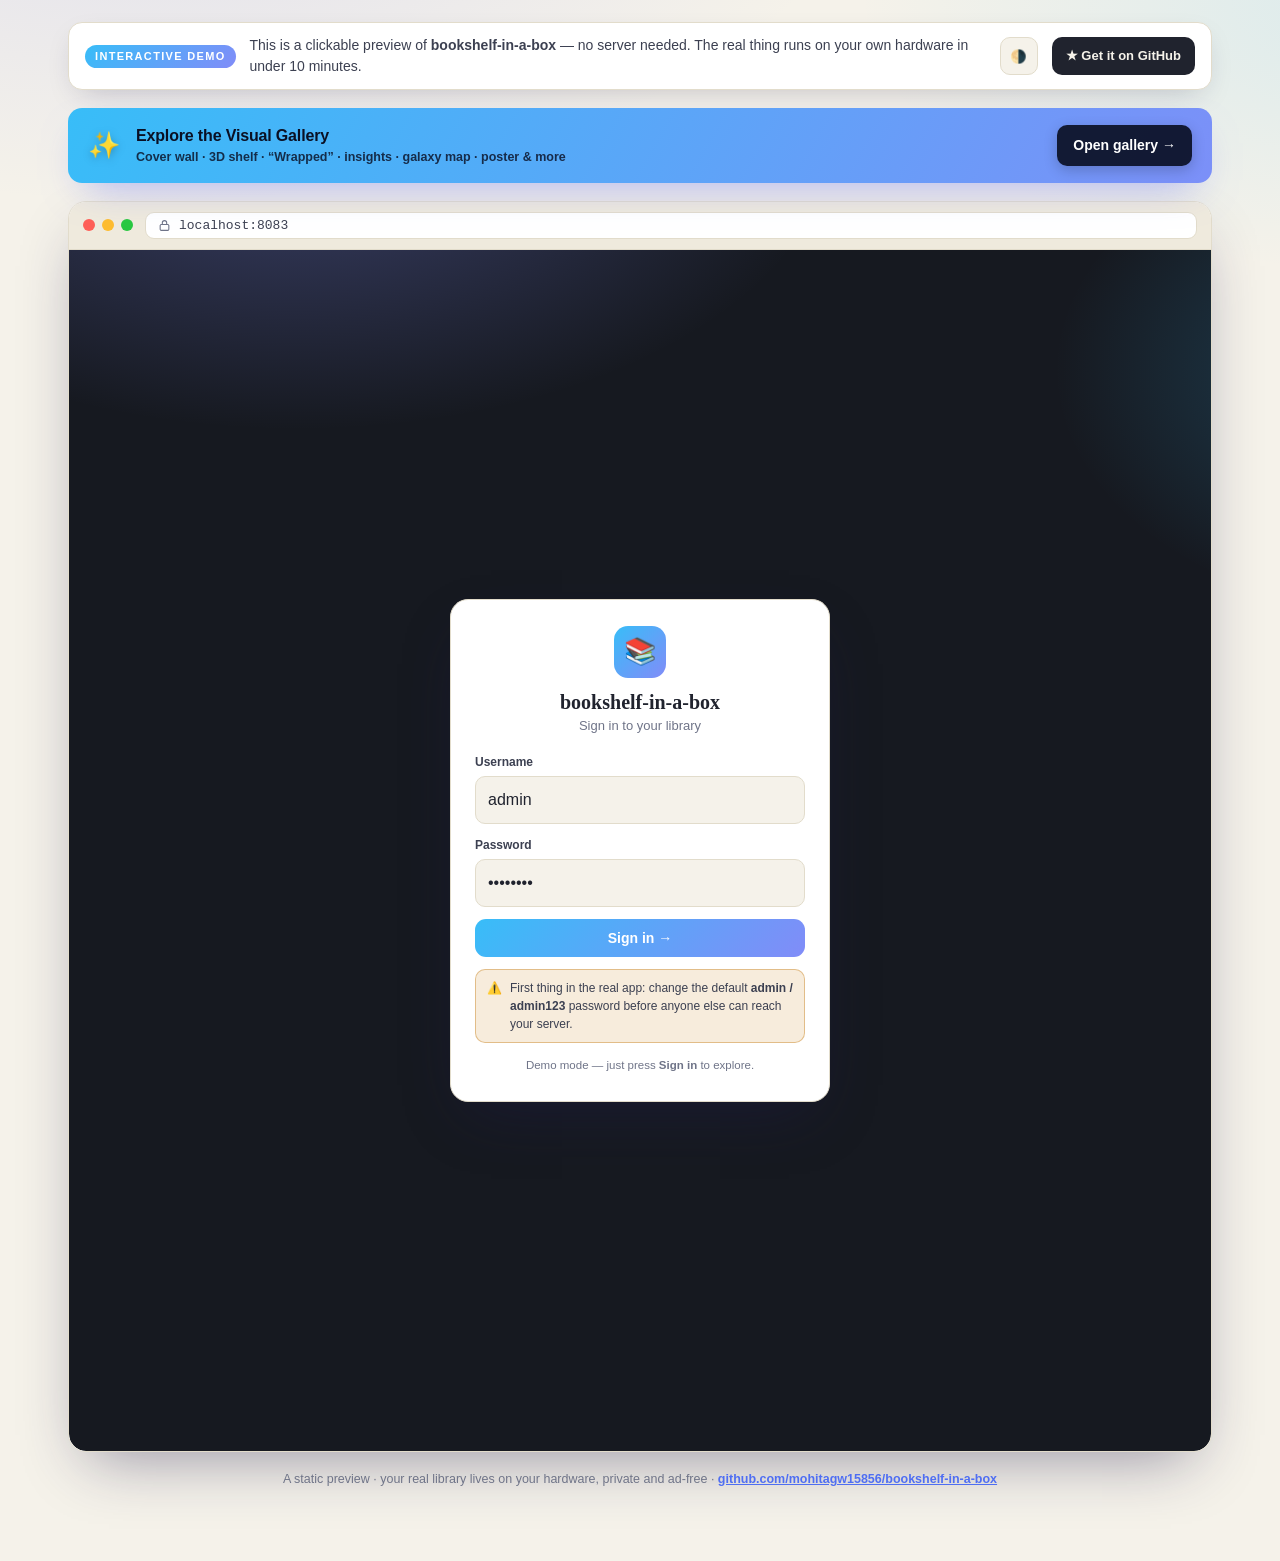
<file: docs/index.html>
<!doctype html>
<html lang="en">
<head>
<meta charset="utf-8">
<meta name="viewport" content="width=device-width, initial-scale=1">
<title>bookshelf-in-a-box — live demo</title>
<meta name="description" content="An interactive, click-through preview of bookshelf-in-a-box: the free, one-command self-hosted ebook server. See exactly what your personal library looks like before you install it.">
<meta property="og:title" content="bookshelf-in-a-box — interactive demo">
<meta property="og:description" content="Click through a live preview of your own self-hosted ebook library. Runs on your hardware in under 10 minutes.">
<meta name="color-scheme" content="light dark">
</head>
<body>
<!-- ==================================================================== -->
<!--  bookshelf-in-a-box · interactive static demo                        -->
<!--  100% self-contained. No backend, no external requests.              -->
<!-- ==================================================================== -->
<style>
:root{
  --paper:#f5f2ea; --surface:#ffffff; --surface-2:#efeadd; --elev:#ffffff;
  --border:#e2dccb; --ink:#20232e; --ink-2:#3c4051; --muted:#6f7488;
  --accent:#4f6ef2; --accent-2:#8b5cf6; --accent-ink:#ffffff;
  --grad:linear-gradient(135deg,#38bdf8,#818cf8);
  --good:#0f9d6a; --warn:#c2790a;
  --shadow:0 10px 30px -12px rgba(30,27,75,.28);
  --shadow-lg:0 24px 60px -20px rgba(30,27,75,.45);
  --radius:14px;
  --serif:"Iowan Old Style","Palatino Linotype",Palatino,"Book Antiqua",Georgia,serif;
  --sans:-apple-system,BlinkMacSystemFont,"Segoe UI",Roboto,Helvetica,Arial,sans-serif;
  --mono:"SFMono-Regular",Consolas,"Liberation Mono",Menlo,monospace;
}
@media (prefers-color-scheme:dark){
  :root{
    --paper:#0c1020; --surface:#141a2e; --surface-2:#1b2237; --elev:#1c2440;
    --border:#28304d; --ink:#e9edfb; --ink-2:#c2c9e4; --muted:#8b93b4;
    --accent:#7aa2ff; --accent-2:#a78bfa; --accent-ink:#0c1020;
    --good:#34d399; --warn:#fbbf24;
    --shadow:0 12px 34px -14px rgba(0,0,0,.6);
    --shadow-lg:0 28px 70px -22px rgba(0,0,0,.72);
  }
}
:root[data-theme="light"]{
  --paper:#f5f2ea; --surface:#ffffff; --surface-2:#efeadd; --elev:#ffffff;
  --border:#e2dccb; --ink:#20232e; --ink-2:#3c4051; --muted:#6f7488;
  --accent:#4f6ef2; --accent-2:#8b5cf6; --accent-ink:#ffffff;
  --good:#0f9d6a; --warn:#c2790a;
  --shadow:0 10px 30px -12px rgba(30,27,75,.28);
  --shadow-lg:0 24px 60px -20px rgba(30,27,75,.45);
}
:root[data-theme="dark"]{
  --paper:#0c1020; --surface:#141a2e; --surface-2:#1b2237; --elev:#1c2440;
  --border:#28304d; --ink:#e9edfb; --ink-2:#c2c9e4; --muted:#8b93b4;
  --accent:#7aa2ff; --accent-2:#a78bfa; --accent-ink:#0c1020;
  --good:#34d399; --warn:#fbbf24;
  --shadow:0 12px 34px -14px rgba(0,0,0,.6);
  --shadow-lg:0 28px 70px -22px rgba(0,0,0,.72);
}
*{box-sizing:border-box}
html,body{margin:0}
body{
  font-family:var(--sans); color:var(--ink);
  background:
    radial-gradient(1200px 600px at 12% -10%, rgba(129,140,248,.18), transparent 60%),
    radial-gradient(1000px 500px at 110% 0%, rgba(56,189,248,.14), transparent 55%),
    var(--paper);
  min-height:100vh; line-height:1.5; -webkit-font-smoothing:antialiased;
}
button{font-family:inherit}
a{color:var(--accent)}

/* ---------- page shell ---------- */
.page{max-width:1180px;margin:0 auto;padding:22px 18px 60px}

/* ---------- demo ribbon ---------- */
.ribbon{
  display:flex;align-items:center;gap:14px;flex-wrap:wrap;
  background:var(--surface);border:1px solid var(--border);border-radius:var(--radius);
  padding:12px 16px;box-shadow:var(--shadow);margin-bottom:18px;
}
.ribbon .badge{
  font:700 11px/1 var(--sans);letter-spacing:.12em;text-transform:uppercase;
  color:var(--accent-ink);background:var(--grad);padding:6px 10px;border-radius:999px;white-space:nowrap;
}
.ribbon p{margin:0;color:var(--ink-2);font-size:14px}
.ribbon .grow{flex:1 1 260px;min-width:220px}
.ribbon .cta{
  display:inline-flex;align-items:center;gap:8px;text-decoration:none;
  background:var(--ink);color:var(--paper);font-weight:600;font-size:13px;
  padding:9px 14px;border-radius:10px;white-space:nowrap;
}
.ribbon .cta:hover{opacity:.9}

/* ---------- prominent gallery banner ---------- */
.gallery-banner{
  display:flex;align-items:center;gap:16px;text-decoration:none;color:#0a1024;
  background:linear-gradient(120deg,#38bdf8,#818cf8 55%,#f0abfc);
  background-size:200% 100%;animation:gbshift 8s ease infinite;
  border-radius:var(--radius);padding:16px 20px;margin-bottom:18px;
  box-shadow:0 16px 40px -18px rgba(129,140,248,.75);position:relative;overflow:hidden;
  transition:transform .18s ease, box-shadow .18s ease;
}
.gallery-banner:hover{transform:translateY(-2px);box-shadow:0 22px 52px -18px rgba(129,140,248,.9)}
@keyframes gbshift{0%,100%{background-position:0% 50%}50%{background-position:100% 50%}}
.gallery-banner .gb-emoji{font-size:26px;filter:drop-shadow(0 2px 4px rgba(0,0,0,.25))}
.gallery-banner .gb-text{display:flex;flex-direction:column;flex:1;min-width:0}
.gallery-banner .gb-text b{font-size:16px;font-weight:800;letter-spacing:-.01em}
.gallery-banner .gb-text small{font-size:12.5px;opacity:.82;font-weight:600}
.gallery-banner .gb-go{
  white-space:nowrap;font-weight:800;font-size:14px;background:rgba(10,16,36,.92);color:#fff;
  padding:10px 16px;border-radius:10px;box-shadow:0 4px 14px rgba(0,0,0,.2);
}
@media (max-width:560px){
  .gallery-banner .gb-text small{display:none}
  .gallery-banner{padding:14px 16px;gap:12px}
}
@media (prefers-reduced-motion:reduce){.gallery-banner{animation:none}}

/* ---------- browser chrome ---------- */
.window{
  border:1px solid var(--border);border-radius:18px;overflow:hidden;
  box-shadow:var(--shadow-lg);background:var(--surface);
}
.chrome{
  display:flex;align-items:center;gap:12px;padding:10px 14px;
  background:var(--surface-2);border-bottom:1px solid var(--border);
}
.dots{display:flex;gap:7px}
.dots i{width:12px;height:12px;border-radius:50%;display:block}
.dots i:nth-child(1){background:#ff5f57}.dots i:nth-child(2){background:#febc2e}.dots i:nth-child(3){background:#28c840}
.omnibox{
  flex:1;display:flex;align-items:center;gap:8px;background:var(--surface);
  border:1px solid var(--border);border-radius:9px;padding:6px 12px;
  color:var(--muted);font:500 13px/1 var(--mono);min-width:0;
}
.omnibox svg{flex:none}
.omnibox span{color:var(--ink-2);white-space:nowrap;overflow:hidden;text-overflow:ellipsis}
.chrome .win-actions{display:flex;gap:6px}

/* ---------- app frame ---------- */
.app{position:relative;min-height:620px;background:var(--paper)}

/* topbar */
.topbar{
  display:flex;align-items:center;gap:14px;padding:12px 18px;
  border-bottom:1px solid var(--border);background:var(--surface);
  position:sticky;top:0;z-index:5;
}
.brand{display:flex;align-items:center;gap:10px;font-weight:800;letter-spacing:-.02em}
.brand .mark{width:30px;height:30px;border-radius:9px;background:var(--grad);display:grid;place-items:center;color:#0c1020;font-size:16px}
.brand b{font-size:15px}
.search{
  flex:1;max-width:420px;display:flex;align-items:center;gap:9px;
  background:var(--paper);border:1px solid var(--border);border-radius:10px;padding:8px 12px;color:var(--muted);
}
.search input{border:0;background:transparent;outline:none;color:var(--ink);font:inherit;width:100%}
.topbar .spacer{flex:1}
.iconbtn{
  display:inline-grid;place-items:center;width:38px;height:38px;border-radius:10px;
  background:var(--paper);border:1px solid var(--border);color:var(--ink-2);cursor:pointer;
}
.iconbtn:hover{border-color:var(--accent);color:var(--accent)}
.userchip{display:flex;align-items:center;gap:9px;padding:5px 10px 5px 5px;border:1px solid var(--border);border-radius:999px;background:var(--paper)}
.avatar{width:28px;height:28px;border-radius:50%;background:var(--grad);display:grid;place-items:center;color:#0c1020;font-weight:800;font-size:13px}
.userchip small{color:var(--muted)}

/* body split */
.split{display:grid;grid-template-columns:212px 1fr}
.side{border-right:1px solid var(--border);background:var(--surface);padding:16px 12px;min-height:560px}
.side h4{margin:14px 8px 6px;font:700 11px/1 var(--sans);letter-spacing:.12em;text-transform:uppercase;color:var(--muted)}
.nav{display:flex;flex-direction:column;gap:2px}
.nav button{
  display:flex;align-items:center;gap:11px;width:100%;text-align:left;cursor:pointer;
  background:transparent;border:0;color:var(--ink-2);font:600 14px/1 var(--sans);
  padding:9px 11px;border-radius:9px;
}
.nav button .ic{width:18px;text-align:center;opacity:.85}
.nav button:hover{background:var(--paper)}
.nav button.active{background:color-mix(in srgb,var(--accent) 16%,transparent);color:var(--accent)}
.nav button .count{margin-left:auto;font-size:12px;color:var(--muted);font-weight:600}
.side .health{margin:16px 8px 0;padding:12px;border:1px solid var(--border);border-radius:12px;background:var(--paper)}
.side .health .row{display:flex;justify-content:space-between;font-size:12px;color:var(--muted);margin:4px 0}
.side .health .row b{color:var(--ink)}
.pill-ok{display:inline-flex;align-items:center;gap:6px;color:var(--good);font-weight:700;font-size:12px}
.pill-ok::before{content:"";width:8px;height:8px;border-radius:50%;background:var(--good);box-shadow:0 0 0 3px color-mix(in srgb,var(--good) 25%,transparent)}

/* main */
.main{padding:20px 22px}
.main-head{display:flex;align-items:flex-end;justify-content:space-between;gap:12px;margin-bottom:16px;flex-wrap:wrap}
.main-head h1{margin:0;font:700 24px/1.1 var(--serif);letter-spacing:.01em}
.main-head p{margin:4px 0 0;color:var(--muted);font-size:13.5px}
.seg{display:flex;gap:4px;background:var(--surface);border:1px solid var(--border);border-radius:10px;padding:4px}
.seg button{border:0;background:transparent;cursor:pointer;color:var(--muted);font:600 13px/1 var(--sans);padding:7px 12px;border-radius:7px}
.seg button.active{background:var(--paper);color:var(--ink);box-shadow:var(--shadow)}

/* book grid */
.grid{display:grid;grid-template-columns:repeat(auto-fill,minmax(150px,1fr));gap:20px}
.card{cursor:pointer;border:0;background:transparent;padding:0;text-align:left;color:inherit;font:inherit}
.cover{
  position:relative;aspect-ratio:2/3;border-radius:10px;overflow:hidden;
  box-shadow:var(--shadow);transition:transform .18s ease, box-shadow .18s ease;
  display:flex;flex-direction:column;justify-content:space-between;padding:14px 13px;color:#fff;
}
.card:hover .cover{transform:translateY(-4px);box-shadow:var(--shadow-lg)}
.cover::after{content:"";position:absolute;inset:0;background:linear-gradient(160deg,rgba(255,255,255,.14),transparent 40%,rgba(0,0,0,.28));pointer-events:none}
.cover .spine{position:absolute;left:0;top:0;bottom:0;width:8px;background:rgba(0,0,0,.22)}
.cover .ttl{font:700 16.5px/1.18 var(--serif);text-shadow:0 1px 2px rgba(0,0,0,.35);position:relative;z-index:1;text-wrap:balance}
.cover .ath{font-size:11.5px;opacity:.92;letter-spacing:.02em;position:relative;z-index:1}
.cover .fmt{position:absolute;top:10px;right:10px;font:700 9px/1 var(--sans);letter-spacing:.08em;background:rgba(0,0,0,.32);padding:4px 6px;border-radius:5px;z-index:1}
.meta{padding:9px 2px 0}
.meta .m-t{font-weight:700;font-size:13.5px;line-height:1.25;color:var(--ink)}
.meta .m-a{font-size:12px;color:var(--muted);margin-top:1px}
.stars{color:#f6b73c;font-size:12px;letter-spacing:1px;margin-top:3px}
.empty{grid-column:1/-1;text-align:center;color:var(--muted);padding:50px 0}

/* ---------- overlays ---------- */
.overlay{position:absolute;inset:0;z-index:20;display:none;align-items:center;justify-content:center;padding:22px;
  background:color-mix(in srgb,var(--ink) 42%,transparent);backdrop-filter:blur(3px)}
.overlay.show{display:flex}
.sheet{background:var(--elev);border:1px solid var(--border);border-radius:18px;box-shadow:var(--shadow-lg);width:min(680px,100%);max-height:100%;overflow:auto}

/* login */
#login{background:
  radial-gradient(900px 500px at 20% -10%, rgba(129,140,248,.35), transparent 60%),
  radial-gradient(700px 460px at 120% 10%, rgba(56,189,248,.28), transparent 55%),
  color-mix(in srgb,var(--ink) 70%,#000);}
.login-card{width:min(380px,100%);background:var(--elev);border:1px solid var(--border);border-radius:18px;box-shadow:var(--shadow-lg);padding:26px 24px;text-align:center}
.login-card .mark{width:52px;height:52px;border-radius:14px;background:var(--grad);display:grid;place-items:center;font-size:26px;margin:0 auto 12px}
.login-card h2{margin:0 0 2px;font:700 20px/1.2 var(--serif)}
.login-card p{margin:0 0 18px;color:var(--muted);font-size:13px}
.field{text-align:left;margin-bottom:12px}
.field label{display:block;font-size:12px;font-weight:600;color:var(--ink-2);margin-bottom:5px}
.field input{width:100%;padding:11px 12px;border:1px solid var(--border);border-radius:10px;background:var(--paper);color:var(--ink);font:inherit;outline:none}
.field input:focus{border-color:var(--accent);box-shadow:0 0 0 3px color-mix(in srgb,var(--accent) 25%,transparent)}
.btn{display:inline-flex;align-items:center;justify-content:center;gap:8px;width:100%;cursor:pointer;
  border:0;border-radius:11px;padding:12px 16px;font:700 14px/1 var(--sans);color:var(--accent-ink);background:var(--grad)}
.btn:hover{filter:brightness(1.05)}
.btn.ghost{background:var(--paper);color:var(--ink);border:1px solid var(--border)}
.login-note{margin-top:14px;font-size:11.5px;color:var(--muted)}
.warn-chip{margin-top:12px;display:flex;gap:8px;align-items:flex-start;text-align:left;background:color-mix(in srgb,var(--warn) 14%,transparent);border:1px solid color-mix(in srgb,var(--warn) 40%,transparent);color:var(--ink-2);padding:9px 11px;border-radius:10px;font-size:12px}

/* detail sheet */
.detail{display:grid;grid-template-columns:200px 1fr;gap:22px;padding:24px}
.detail .big-cover{aspect-ratio:2/3;border-radius:12px;box-shadow:var(--shadow-lg);display:flex;flex-direction:column;justify-content:space-between;padding:16px;color:#fff;position:relative;overflow:hidden}
.detail .big-cover .ttl{font:700 20px/1.15 var(--serif);position:relative;z-index:1;text-shadow:0 1px 2px rgba(0,0,0,.4)}
.detail .big-cover .ath{font-size:12px;opacity:.92;position:relative;z-index:1}
.detail .big-cover::after{content:"";position:absolute;inset:0;background:linear-gradient(160deg,rgba(255,255,255,.16),transparent 42%,rgba(0,0,0,.3))}
.detail h2{margin:0;font:700 24px/1.15 var(--serif);text-wrap:balance}
.detail .by{color:var(--muted);margin:4px 0 10px;font-size:14px}
.tags{display:flex;flex-wrap:wrap;gap:7px;margin:10px 0 14px}
.tag{font:600 11px/1 var(--sans);letter-spacing:.04em;color:var(--ink-2);background:var(--paper);border:1px solid var(--border);padding:6px 9px;border-radius:7px}
.tag.fmt{color:var(--accent);border-color:color-mix(in srgb,var(--accent) 40%,transparent)}
.detail .desc{color:var(--ink-2);font-size:14px;margin:6px 0 16px}
.actions{display:flex;flex-wrap:wrap;gap:10px}
.actions .btn{width:auto;padding:11px 16px}
.detail .close,.reader .close,.sheet .close{position:absolute;top:14px;right:14px}
.sheet{position:relative}

/* reader */
#reader .sheet{width:min(720px,100%);height:min(88%,760px);display:flex;flex-direction:column}
.reader-bar{display:flex;align-items:center;gap:12px;padding:12px 16px;border-bottom:1px solid var(--border);background:var(--surface)}
.reader-bar b{font:700 15px/1.2 var(--serif)}
.reader-bar .spacer{flex:1}
.reader-body{flex:1;overflow:auto;padding:34px clamp(20px,7%,64px);background:var(--paper)}
.reader-body .chap{max-width:60ch;margin:0 auto;font-family:var(--serif);font-size:var(--reader-fs,18px);line-height:1.75;color:var(--ink)}
.reader-body .chap h3{font-size:1.15em;margin:0 0 1em;text-align:center;letter-spacing:.02em}
.reader-body .chap p{margin:0 0 1.1em;text-indent:1.4em}
.reader-body .chap p:first-of-type{text-indent:0}
.reader-foot{display:flex;align-items:center;justify-content:space-between;padding:10px 16px;border-top:1px solid var(--border);background:var(--surface);color:var(--muted);font-size:12px}

/* opds */
.opds{padding:24px}
.opds h2{margin:0 0 4px;font:700 20px/1.2 var(--serif)}
.opds p{color:var(--ink-2);font-size:13.5px;margin:0 0 14px}
.opds-url{display:flex;gap:8px;align-items:center;background:var(--paper);border:1px solid var(--border);border-radius:10px;padding:10px 12px;font:600 13px/1 var(--mono);color:var(--ink);overflow:auto}
.opds-url .copy{margin-left:auto;flex:none}
.opds-grid{display:grid;grid-template-columns:150px 1fr;gap:20px;margin-top:16px;align-items:start}
.qr{width:150px;height:150px;border-radius:12px;border:1px solid var(--border);background:#fff;padding:10px}
.applist{display:flex;flex-direction:column;gap:8px}
.applist .app{display:flex;gap:11px;align-items:center;background:var(--paper);border:1px solid var(--border);border-radius:10px;padding:10px 12px}
.applist .app .ico{width:34px;height:34px;border-radius:9px;background:var(--grad);display:grid;place-items:center;font-size:17px}
.applist .app b{font-size:13.5px}.applist .app small{color:var(--muted);font-size:12px}

/* toast */
.toast{position:fixed;left:50%;bottom:26px;transform:translateX(-50%) translateY(20px);
  background:var(--ink);color:var(--paper);padding:12px 18px;border-radius:12px;box-shadow:var(--shadow-lg);
  font-size:13.5px;font-weight:600;opacity:0;pointer-events:none;transition:.25s;z-index:60;max-width:90vw}
.toast.show{opacity:1;transform:translateX(-50%) translateY(0)}

/* footer under window */
.footnote{text-align:center;color:var(--muted);font-size:12.5px;margin-top:18px}
.footnote a{font-weight:600}

@media (max-width:780px){
  .split{grid-template-columns:1fr}
  .side{display:none}
  .detail{grid-template-columns:1fr}
  .detail .big-cover{max-width:180px}
  .opds-grid{grid-template-columns:1fr}
  .qr{margin:0 auto}
}
@media (prefers-reduced-motion:reduce){*{transition:none!important}}
</style>

<div class="page">

  <!-- Demo ribbon -->
  <div class="ribbon">
    <span class="badge">Interactive demo</span>
    <p class="grow">This is a clickable preview of <b>bookshelf-in-a-box</b> — no server needed. The real thing runs on your own hardware in under 10 minutes.</p>
    <button class="iconbtn" id="themeBtn" title="Toggle light / dark" aria-label="Toggle light or dark theme">🌗</button>
    <a class="cta" href="https://github.com/mohitagw15856/bookshelf-in-a-box" target="_blank" rel="noopener">★ Get it on GitHub</a>
  </div>

  <!-- Prominent gallery banner -->
  <a class="gallery-banner" href="./gallery/">
    <span class="gb-emoji">✨</span>
    <span class="gb-text">
      <b>Explore the Visual Gallery</b>
      <small>Cover wall · 3D shelf · “Wrapped” · insights · galaxy map · poster &amp; more</small>
    </span>
    <span class="gb-go">Open gallery →</span>
  </a>

  <!-- Browser window -->
  <div class="window">
    <div class="chrome">
      <div class="dots"><i></i><i></i><i></i></div>
      <div class="omnibox">
        <svg width="13" height="13" viewBox="0 0 24 24" fill="none" stroke="currentColor" stroke-width="2"><rect x="4" y="10" width="16" height="11" rx="2"/><path d="M8 10V7a4 4 0 0 1 8 0v3"/></svg>
        <span>localhost:8083</span>
      </div>
    </div>

    <div class="app" id="app">

      <!-- ===== Login overlay ===== -->
      <div class="overlay show" id="login">
        <div class="login-card">
          <div class="mark">📚</div>
          <h2>bookshelf-in-a-box</h2>
          <p>Sign in to your library</p>
          <div class="field"><label>Username</label><input id="u" value="admin" autocomplete="off"></div>
          <div class="field"><label>Password</label><input id="p" type="password" value="admin123"></div>
          <button class="btn" id="signin">Sign in →</button>
          <div class="warn-chip">⚠️ <span>First thing in the real app: change the default <b>admin / admin123</b> password before anyone else can reach your server.</span></div>
          <div class="login-note">Demo mode — just press <b>Sign in</b> to explore.</div>
        </div>
      </div>

      <!-- ===== Topbar ===== -->
      <div class="topbar">
        <div class="brand"><span class="mark">📚</span><b>bookshelf</b></div>
        <div class="search">
          <svg width="15" height="15" viewBox="0 0 24 24" fill="none" stroke="currentColor" stroke-width="2"><circle cx="11" cy="11" r="7"/><path d="m21 21-4.3-4.3"/></svg>
          <input id="q" placeholder="Search title or author…">
        </div>
        <div class="spacer"></div>
        <button class="iconbtn" id="opdsBtn" title="OPDS / read on your devices">📡</button>
        <div class="userchip"><span class="avatar">A</span><div><div style="font-size:13px;font-weight:700">admin</div><small>Administrator</small></div></div>
      </div>

      <!-- ===== Split ===== -->
      <div class="split">
        <aside class="side">
          <h4>Library</h4>
          <div class="nav" id="nav">
            <button data-view="all" class="active"><span class="ic">📚</span> All books <span class="count" id="c-all"></span></button>
            <button data-view="recent"><span class="ic">✨</span> Recently added <span class="count" id="c-recent"></span></button>
            <button data-view="unread"><span class="ic">📖</span> Unread <span class="count" id="c-unread"></span></button>
            <button data-view="read"><span class="ic">✅</span> Finished <span class="count" id="c-read"></span></button>
          </div>
          <h4>Browse</h4>
          <div class="nav">
            <button data-view="authors"><span class="ic">✍️</span> Authors</button>
            <button data-view="series"><span class="ic">🔗</span> Series</button>
            <button data-view="opds"><span class="ic">📡</span> OPDS feed</button>
          </div>
          <div class="health">
            <div class="row"><span>Server</span><span class="pill-ok">healthy</span></div>
            <div class="row"><span>Books</span><b id="h-books">12</b></div>
            <div class="row"><span>Library size</span><b>0.4 GB</b></div>
            <div class="row"><span>Auto-convert</span><b style="color:var(--good)">on</b></div>
            <div class="row"><span>Last backup</span><b>2h ago</b></div>
          </div>
        </aside>

        <main class="main">
          <div class="main-head">
            <div>
              <h1 id="viewTitle">Your library</h1>
              <p id="viewSub">Everything you own, ready on every device.</p>
            </div>
            <div class="seg" id="seg">
              <button data-sort="title" class="active">A–Z</button>
              <button data-sort="year">Year</button>
              <button data-sort="rating">Top rated</button>
            </div>
          </div>
          <div class="grid" id="grid"></div>
        </main>
      </div>

      <!-- ===== Detail overlay ===== -->
      <div class="overlay" id="detail"><div class="sheet"><button class="iconbtn close" id="detailClose">✕</button><div class="detail" id="detailBody"></div></div></div>

      <!-- ===== Reader overlay ===== -->
      <div class="overlay" id="reader"><div class="sheet">
        <div class="reader-bar">
          <b id="readerTitle">—</b><div class="spacer"></div>
          <button class="iconbtn" id="fsDown" title="Smaller text">A−</button>
          <button class="iconbtn" id="fsUp" title="Larger text">A＋</button>
          <button class="iconbtn close" id="readerClose">✕</button>
        </div>
        <div class="reader-body"><div class="chap" id="readerChap"></div></div>
        <div class="reader-foot"><span id="readerFoot">Chapter 1</span><span>Reading position syncs across your KOReader devices</span></div>
      </div></div>

      <!-- ===== OPDS overlay ===== -->
      <div class="overlay" id="opds"><div class="sheet"><button class="iconbtn close" id="opdsClose">✕</button>
        <div class="opds">
          <h2>📡 Read on your phone, tablet & e-reader</h2>
          <p>Point any OPDS-capable reading app at this address (devices on the same WiFi). It’s the universal standard every good ebook app speaks.</p>
          <div class="opds-url"><span id="opdsUrl">http://192.168.1.50:8083/opds</span><button class="iconbtn copy" id="opdsCopy" title="Copy">⧉</button></div>
          <div class="opds-grid">
            <canvas class="qr" id="qr" width="130" height="130" aria-label="Example OPDS QR code"></canvas>
            <div class="applist">
              <div class="app"><span class="ico">📖</span><div><b>KOReader</b><br><small>Add an OPDS catalog → paste the URL. Kobo, Kindle (jailbroken), Android, iOS.</small></div></div>
              <div class="app"><span class="ico">🌙</span><div><b>Moon+ Reader</b><br><small>Android · Net Library → Calibre/OPDS → paste the URL.</small></div></div>
              <div class="app"><span class="ico">🍎</span><div><b>Yomu / Panels</b><br><small>iPhone & iPad · Add OPDS catalog → paste the URL.</small></div></div>
              <div class="app"><span class="ico">📨</span><div><b>Send to Kindle</b><br><small>Email any book straight to your Kindle from the book page.</small></div></div>
            </div>
          </div>
        </div>
      </div></div>

    </div><!-- /app -->
  </div><!-- /window -->

  <p class="footnote">A static preview · your real library lives on your hardware, private and ad-free · <a href="https://github.com/mohitagw15856/bookshelf-in-a-box" target="_blank" rel="noopener">github.com/mohitagw15856/bookshelf-in-a-box</a></p>
</div>

<div class="toast" id="toast"></div>

<script>
(function(){
  "use strict";
  // ---- deterministic book data (public-domain classics) ----
  var BOOKS = [
    {t:"Pride and Prejudice",a:"Jane Austen",y:1813,c:["#e26aa5","#b5478a"],r:5,read:true,recent:false,
     s:"Sisters, suitors and sharp wit in Regency England — the sparring of Elizabeth Bennet and Mr Darcy.",
     x:["It is a truth universally acknowledged, that a single man in possession of a good fortune, must be in want of a wife.",
        "However little known the feelings or views of such a man may be on his first entering a neighbourhood, this truth is so well fixed in the minds of the surrounding families, that he is considered the rightful property of some one or other of their daughters."]},
    {t:"Frankenstein",a:"Mary Shelley",y:1818,c:["#3fae8f","#1f7d68"],r:5,read:false,recent:true,
     s:"A scientist creates life — and must answer for it. The original tale of ambition and its shadow.",
     x:["You will rejoice to hear that no disaster has accompanied the commencement of an enterprise which you have regarded with such evil forebodings.",
        "I arrived here yesterday, and my first task is to assure my dear sister of my welfare and increasing confidence in the success of my undertaking."]},
    {t:"Moby-Dick",a:"Herman Melville",y:1851,c:["#3d7fd6","#255fa8"],r:4,read:false,recent:false,
     s:"One man’s obsession with a white whale — a vast, roving voyage across ocean and mind.",
     x:["Call me Ishmael. Some years ago—never mind how long precisely—having little or no money in my purse, and nothing particular to interest me on shore, I thought I would sail about a little and see the watery part of the world.",
        "It is a way I have of driving off the spleen, and regulating the circulation."]},
    {t:"Dracula",a:"Bram Stoker",y:1897,c:["#8a5cf0","#6a3fd0"],r:4,read:false,recent:true,
     s:"A count, a coffin and a crossing to England — the letters and diaries that built the vampire myth.",
     x:["3 May. Bistritz.—Left Munich at 8:35 P. M., on 1st May, arriving at Vienna early next morning; should have arrived at 6:46, but train was an hour late.",
        "Buda-Pesth seems a wonderful place, from the glimpse which I got of it from the train."]},
    {t:"Alice’s Adventures in Wonderland",a:"Lewis Carroll",y:1865,c:["#f0a13c","#cf7f1c"],r:5,read:true,recent:false,
     s:"Down the rabbit hole into a logic all its own — tea parties, playing cards and impossible sizes.",
     x:["Alice was beginning to get very tired of sitting by her sister on the bank, and of having nothing to do.",
        "So she was considering, in her own mind, whether the pleasure of making a daisy-chain would be worth the trouble of getting up and picking the daisies, when suddenly a White Rabbit with pink eyes ran close by her."]},
    {t:"The Adventures of Sherlock Holmes",a:"Arthur Conan Doyle",y:1892,c:["#d1663f","#ad4a29"],r:5,read:false,recent:false,
     s:"Twelve cases, one incomparable detective. Deduction, disguise and the fog of Baker Street.",
     x:["To Sherlock Holmes she is always the woman. I have seldom heard him mention her under any other name.",
        "In his eyes she eclipses and predominates the whole of her sex."]},
    {t:"A Tale of Two Cities",a:"Charles Dickens",y:1859,c:["#5b6ee0","#3b4cc0"],r:4,read:false,recent:false,
     s:"London and Paris on the edge of revolution — sacrifice, resurrection and a famous opening line.",
     x:["It was the best of times, it was the worst of times, it was the age of wisdom, it was the age of foolishness.",
        "It was the epoch of belief, it was the epoch of incredulity, it was the season of Light, it was the season of Darkness."]},
    {t:"The Picture of Dorian Gray",a:"Oscar Wilde",y:1890,c:["#2fb3a3","#1c8a7d"],r:4,read:false,recent:true,
     s:"A portrait ages while its subject does not — beauty, vanity and moral rot, wickedly told.",
     x:["The studio was filled with the rich odour of roses, and when the light summer wind stirred amidst the trees of the garden, there came through the open door the heavy scent of the lilac.",
        "From the corner of the divan of Persian saddle-bags on which he was lying, Lord Henry Wotton could just catch the gleam of the honey-sweet blossoms of a laburnum."]},
    {t:"Meditations",a:"Marcus Aurelius",y:180,c:["#7a8493","#59626f"],r:5,read:true,recent:false,
     s:"The private notebook of a Roman emperor — Stoic reflections on duty, mortality and calm.",
     x:["From my grandfather Verus I learned good morals and the government of my temper.",
        "From the reputation and remembrance of my father, modesty and a manly character."]},
    {t:"The Time Machine",a:"H. G. Wells",y:1895,c:["#4aa6c9","#2d81a3"],r:4,read:false,recent:true,
     s:"A traveller pushes a lever and the years blur past — the birth of the time-travel novel.",
     x:["The Time Traveller (for so it will be convenient to speak of him) was expounding a recondite matter to us.",
        "His pale grey eyes shone and twinkled, and his usually pale face was flushed and animated."]},
    {t:"Jane Eyre",a:"Charlotte Brontë",y:1847,c:["#b0567e","#8c3a60"],r:5,read:false,recent:false,
     s:"An orphan’s fierce independence, a secret in the attic, and a love tested by both.",
     x:["There was no possibility of taking a walk that day. We had been wandering, indeed, in the leafless shrubbery an hour in the morning.",
        "But since dinner the cold winter wind had brought with it clouds so sombre, and a rain so penetrating, that further outdoor exercise was now out of the question."]},
    {t:"The Wonderful Wizard of Oz",a:"L. Frank Baum",y:1900,c:["#3fae5a","#268a3f"],r:4,read:false,recent:false,
     s:"A cyclone, a yellow road and four unlikely friends seeking what they already carry.",
     x:["Dorothy lived in the midst of the great Kansas prairies, with Uncle Henry, who was a farmer, and Aunt Em, who was the farmer’s wife.",
        "Their house was small, for the lumber to build it had to be carried by wagon many miles."]}
  ];

  var $=function(s){return document.querySelector(s)};
  var state={view:"all",sort:"title",q:""};

  function stars(n){return "★★★★★".slice(0,n)+"☆☆☆☆☆".slice(0,5-n)}
  function fmtOf(b){return b.y<1850?"EPUB":(b.r>=5?"EPUB":"EPUB")}

  function filtered(){
    var list=BOOKS.slice();
    if(state.view==="recent")list=list.filter(function(b){return b.recent});
    else if(state.view==="unread")list=list.filter(function(b){return !b.read});
    else if(state.view==="read")list=list.filter(function(b){return b.read});
    if(state.q){var q=state.q.toLowerCase();list=list.filter(function(b){return (b.t+" "+b.a).toLowerCase().indexOf(q)>-1})}
    if(state.sort==="title")list.sort(function(a,b){return a.t.localeCompare(b.t)});
    else if(state.sort==="year")list.sort(function(a,b){return a.y-b.y});
    else list.sort(function(a,b){return b.r-a.r});
    return list;
  }

  function coverStyle(b){return "background:linear-gradient(155deg,"+b.c[0]+","+b.c[1]+")"}

  function render(){
    var g=$("#grid"),list=filtered();
    g.innerHTML="";
    if(!list.length){g.innerHTML='<div class="empty">No books match “'+state.q+'”.</div>';return}
    list.forEach(function(b){
      var card=document.createElement("button");
      card.className="card";
      card.innerHTML=
        '<div class="cover" style="'+coverStyle(b)+'"><span class="spine"></span>'+
          '<span class="fmt">EPUB</span>'+
          '<div><div class="ttl">'+b.t+'</div></div>'+
          '<div class="ath">'+b.a+'</div>'+
        '</div>'+
        '<div class="meta"><div class="m-t">'+b.t+'</div><div class="m-a">'+b.a+'</div>'+
        '<div class="stars">'+stars(b.r)+'</div></div>';
      card.addEventListener("click",function(){openDetail(b)});
      g.appendChild(card);
    });
  }

  var TITLES={all:["Your library","Everything you own, ready on every device."],
    recent:["Recently added","Freshly imported from your ingest folder."],
    unread:["Unread","Waiting for you."],
    read:["Finished","Books you’ve completed."],
    authors:["Authors","Browse by who wrote them."],
    series:["Series","Books grouped into their series."]};

  function setView(v){
    if(v==="opds"){openOverlay("opds");return}
    state.view=v;
    document.querySelectorAll("#nav button, .side .nav button").forEach(function(x){x.classList.toggle("active",x.dataset.view===v)});
    var meta=TITLES[v]||TITLES.all;
    $("#viewTitle").textContent=meta[0];$("#viewSub").textContent=meta[1];
    render();
  }

  function openOverlay(id){$("#"+id).classList.add("show")}
  function closeOverlay(id){$("#"+id).classList.remove("show")}

  function openDetail(b){
    $("#detailBody").innerHTML=
      '<div class="big-cover" style="'+coverStyle(b)+'"><div class="ttl">'+b.t+'</div><div class="ath">'+b.a+'</div></div>'+
      '<div>'+
        '<h2>'+b.t+'</h2><div class="by">by '+b.a+' · '+b.y+'</div>'+
        '<div class="stars" style="font-size:15px">'+stars(b.r)+'</div>'+
        '<div class="tags"><span class="tag fmt">EPUB</span><span class="tag fmt">MOBI</span><span class="tag fmt">PDF</span><span class="tag">'+(b.read?"Finished":"Unread")+'</span><span class="tag">Public domain</span></div>'+
        '<div class="desc">'+b.s+'</div>'+
        '<div class="actions">'+
          '<button class="btn" data-act="read">📖 Read in browser</button>'+
          '<button class="btn ghost" data-act="dl">⬇ Download EPUB</button>'+
          '<button class="btn ghost" data-act="kindle">📨 Send to Kindle</button>'+
        '</div>'+
      '</div>';
    $("#detailBody").querySelector('[data-act="read"]').addEventListener("click",function(){closeOverlay("detail");openReader(b)});
    $("#detailBody").querySelector('[data-act="dl"]').addEventListener("click",function(){toast("Demo: in the real app this downloads “"+b.t+"” as EPUB.")});
    $("#detailBody").querySelector('[data-act="kindle"]').addEventListener("click",function(){toast("Demo: this emails “"+b.t+"” straight to your Kindle.")});
    openOverlay("detail");
  }

  var readerFS=18;
  function openReader(b){
    $("#readerTitle").textContent=b.t;
    $("#readerFoot").textContent=b.a+" · Chapter 1";
    var html='<h3>'+b.t+'</h3>';
    b.x.forEach(function(p){html+='<p>'+p+'</p>'});
    html+='<p style="text-align:center;text-indent:0;color:var(--muted);font-family:var(--sans);font-size:.8em;margin-top:2.4em">— demo excerpt · the full public-domain text is included in the real library —</p>';
    $("#readerChap").innerHTML=html;
    $("#readerChap").parentElement.scrollTop=0;
    openOverlay("reader");
  }
  function setFS(px){readerFS=Math.max(14,Math.min(26,px));document.documentElement.style.setProperty("--reader-fs",readerFS+"px")}

  function toast(msg){var t=$("#toast");t.textContent=msg;t.classList.add("show");clearTimeout(toast._t);toast._t=setTimeout(function(){t.classList.remove("show")},2600)}

  // ---- decorative QR (illustrative only) ----
  function drawQR(){
    var cv=$("#qr");if(!cv||!cv.getContext)return;var ctx=cv.getContext("2d");
    var N=25,s=cv.width/N;
    ctx.fillStyle="#fff";ctx.fillRect(0,0,cv.width,cv.height);
    ctx.fillStyle="#12172a";
    // deterministic pseudo-pattern
    var seed=7;function rnd(){seed=(seed*1103515245+12345)&0x7fffffff;return seed/0x7fffffff}
    for(var y=0;y<N;y++)for(var x=0;x<N;x++){if(rnd()>0.55)ctx.fillRect(x*s,y*s,s,s)}
    // finder squares
    function finder(px,py){ctx.fillStyle="#fff";ctx.fillRect(px,py,7*s,7*s);ctx.fillStyle="#12172a";ctx.fillRect(px,py,7*s,s);ctx.fillRect(px,py,s,7*s);ctx.fillRect(px+6*s,py,s,7*s);ctx.fillRect(px,py+6*s,7*s,s);ctx.fillRect(px+2*s,py+2*s,3*s,3*s)}
    finder(0,0);finder((N-7)*s,0);finder(0,(N-7)*s);
  }

  // ---- wire up ----
  function init(){
    render();
    ["all","recent","unread","read"].forEach(function(v){
      var el=$("#c-"+v);if(!el)return;
      var n=v==="all"?BOOKS.length:(v==="recent"?BOOKS.filter(function(b){return b.recent}).length:(v==="unread"?BOOKS.filter(function(b){return !b.read}).length:BOOKS.filter(function(b){return b.read}).length));
      el.textContent=n;
    });
    $("#h-books").textContent=BOOKS.length;

    document.querySelectorAll(".side .nav button").forEach(function(btn){
      btn.addEventListener("click",function(){setView(btn.dataset.view)});
    });
    $("#seg").addEventListener("click",function(e){
      var b=e.target.closest("button");if(!b)return;
      state.sort=b.dataset.sort;
      $("#seg").querySelectorAll("button").forEach(function(x){x.classList.toggle("active",x===b)});
      render();
    });
    $("#q").addEventListener("input",function(e){state.q=e.target.value;render()});

    $("#signin").addEventListener("click",function(){closeOverlay("login");toast("Welcome back, admin — remember to change your password!")});
    $("#p").addEventListener("keydown",function(e){if(e.key==="Enter")$("#signin").click()});

    $("#detailClose").addEventListener("click",function(){closeOverlay("detail")});
    $("#readerClose").addEventListener("click",function(){closeOverlay("reader")});
    $("#opdsClose").addEventListener("click",function(){closeOverlay("opds")});
    $("#opdsBtn").addEventListener("click",function(){openOverlay("opds")});
    $("#fsUp").addEventListener("click",function(){setFS(readerFS+2)});
    $("#fsDown").addEventListener("click",function(){setFS(readerFS-2)});
    $("#opdsCopy").addEventListener("click",function(){toast("Copied the OPDS URL — paste it into your reading app.")});

    // close overlay on backdrop click
    document.querySelectorAll(".overlay").forEach(function(o){
      if(o.id==="login")return;
      o.addEventListener("click",function(e){if(e.target===o)o.classList.remove("show")});
    });
    document.addEventListener("keydown",function(e){if(e.key==="Escape"){document.querySelectorAll(".overlay.show").forEach(function(o){if(o.id!=="login")o.classList.remove("show")})}});

    // theme toggle
    $("#themeBtn").addEventListener("click",function(){
      var cur=document.documentElement.getAttribute("data-theme");
      var next=cur==="dark"?"light":(cur==="light"?"dark":(matchMedia("(prefers-color-scheme: dark)").matches?"light":"dark"));
      document.documentElement.setAttribute("data-theme",next);
    });

    drawQR();
  }
  if(document.readyState!=="loading")init();else document.addEventListener("DOMContentLoaded",init);
})();
</script>
</body>
</html>
</file>
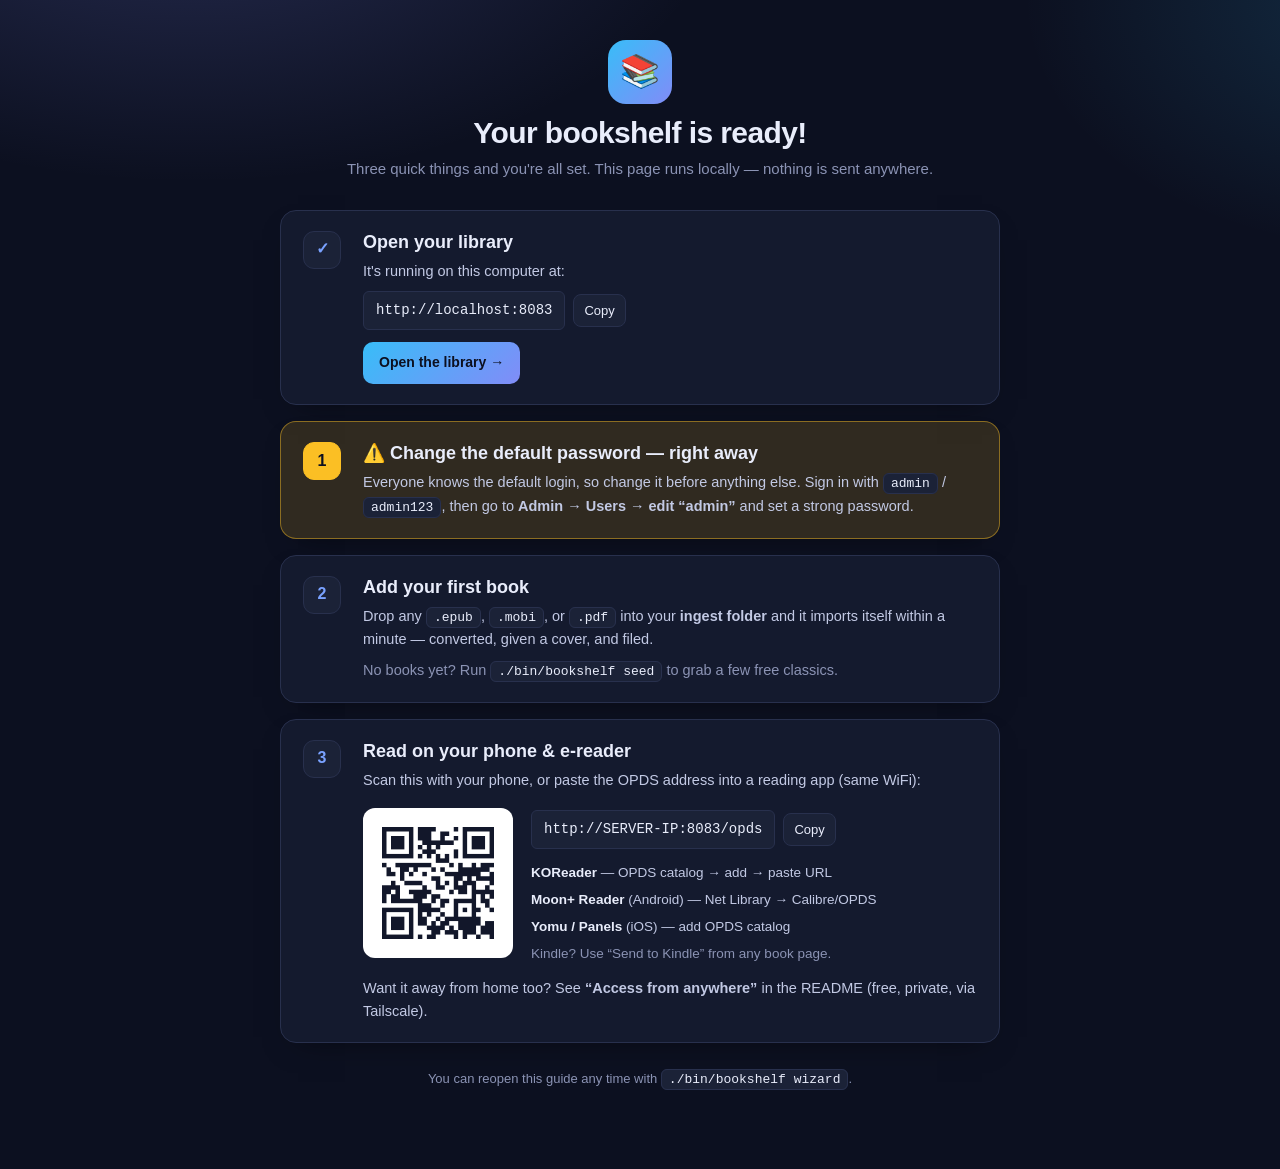
<file: web/welcome.html>
<!doctype html>
<html lang="en">
<head>
<meta charset="utf-8">
<meta name="viewport" content="width=device-width, initial-scale=1">
<title>Welcome to your bookshelf</title>
<style>
:root{
  --bg:#0c1020; --surface:#141a2e; --surface-2:#1b2237; --border:#28304d;
  --ink:#e9edfb; --ink-2:#c2c9e4; --muted:#8b93b4;
  --accent:#7aa2ff; --good:#34d399; --warn:#fbbf24;
  --grad:linear-gradient(135deg,#38bdf8,#818cf8);
  --serif:"Iowan Old Style","Palatino Linotype",Palatino,Georgia,serif;
  --sans:-apple-system,BlinkMacSystemFont,"Segoe UI",Roboto,Helvetica,Arial,sans-serif;
  --mono:"SFMono-Regular",Consolas,Menlo,monospace;
}
*{box-sizing:border-box}
body{margin:0;font-family:var(--sans);color:var(--ink);line-height:1.55;
  background:
    radial-gradient(900px 500px at 15% -10%,rgba(129,140,248,.22),transparent 60%),
    radial-gradient(700px 460px at 110% 0%,rgba(56,189,248,.16),transparent 55%),
    var(--bg);min-height:100vh}
.wrap{max-width:760px;margin:0 auto;padding:40px 20px 70px}
.head{text-align:center;margin-bottom:30px}
.mark{width:64px;height:64px;border-radius:18px;background:var(--grad);display:inline-grid;place-items:center;font-size:32px;margin-bottom:12px}
h1{font:800 30px/1.15 var(--sans);margin:0 0 6px;letter-spacing:-.02em}
.head p{color:var(--muted);margin:0;font-size:15px}
.step{display:grid;grid-template-columns:44px 1fr;gap:16px;background:var(--surface);border:1px solid var(--border);
  border-radius:16px;padding:20px 22px;margin-bottom:16px;box-shadow:0 12px 30px -18px rgba(0,0,0,.6)}
.num{width:38px;height:38px;border-radius:11px;background:var(--surface-2);border:1px solid var(--border);
  display:grid;place-items:center;font-weight:800;color:var(--accent);font-size:16px}
.step h2{font:700 18px/1.3 var(--sans);margin:0 0 6px}
.step p{margin:0 0 8px;color:var(--ink-2);font-size:14.5px}
.step p:last-child{margin-bottom:0}
code,.kbd{font-family:var(--mono);font-size:13px;background:var(--surface-2);border:1px solid var(--border);border-radius:6px;padding:2px 7px;color:var(--ink)}
a{color:var(--accent)}
.warn{background:color-mix(in srgb,var(--warn) 15%,transparent);border:1px solid color-mix(in srgb,var(--warn) 45%,transparent)}
.warn .num{color:#0c1020;background:var(--warn);border-color:var(--warn)}
.btn{display:inline-flex;align-items:center;gap:8px;text-decoration:none;background:var(--grad);color:#0c1020;
  font-weight:700;font-size:14px;padding:10px 16px;border-radius:10px;margin-top:4px}
.btn.ghost{background:var(--surface-2);color:var(--ink);border:1px solid var(--border)}
.urlbox{display:flex;gap:8px;align-items:center;flex-wrap:wrap;margin:8px 0}
.urlbox code{font-size:14px;padding:8px 12px}
.copy{cursor:pointer;border:1px solid var(--border);background:var(--surface-2);color:var(--ink);border-radius:8px;padding:8px 10px;font-size:13px}
.qr-wrap{display:flex;gap:18px;align-items:center;flex-wrap:wrap;margin-top:10px}
#qr{background:#fff;border-radius:12px;padding:10px;width:150px;height:150px}
.apps{display:flex;flex-direction:column;gap:6px;font-size:13.5px;color:var(--ink-2)}
.apps b{color:var(--ink)}
.foot{text-align:center;color:var(--muted);font-size:13px;margin-top:26px}
.toast{position:fixed;left:50%;bottom:24px;transform:translateX(-50%) translateY(16px);background:#e9edfb;color:#0c1020;
  padding:11px 16px;border-radius:10px;font-weight:600;font-size:13px;opacity:0;transition:.25s;pointer-events:none}
.toast.show{opacity:1;transform:translateX(-50%)}
@media (max-width:520px){.step{grid-template-columns:1fr}.num{margin-bottom:2px}}
</style>
</head>
<body>
<div class="wrap">
  <div class="head">
    <div class="mark">📚</div>
    <h1>Your bookshelf is ready!</h1>
    <p>Three quick things and you're all set. This page runs locally — nothing is sent anywhere.</p>
  </div>

  <div class="step">
    <div class="num">✓</div>
    <div>
      <h2>Open your library</h2>
      <p>It's running on this computer at:</p>
      <div class="urlbox"><code id="localUrl">http://localhost:8083</code><button class="copy" data-copy="localUrl">Copy</button></div>
      <p id="lanLine" style="color:var(--muted)"></p>
      <a class="btn" id="openBtn" href="http://localhost:8083" target="_blank" rel="noopener">Open the library →</a>
    </div>
  </div>

  <div class="step warn">
    <div class="num">1</div>
    <div>
      <h2>⚠️ Change the default password — right away</h2>
      <p>Everyone knows the default login, so change it before anything else. Sign in with
      <code>admin</code> / <code>admin123</code>, then go to
      <b>Admin&nbsp;→&nbsp;Users&nbsp;→&nbsp;edit “admin”</b> and set a strong password.</p>
    </div>
  </div>

  <div class="step">
    <div class="num">2</div>
    <div>
      <h2>Add your first book</h2>
      <p>Drop any <code>.epub</code>, <code>.mobi</code>, or <code>.pdf</code> into your
      <b>ingest folder</b> and it imports itself within a minute — converted, given a cover, and filed.</p>
      <p style="color:var(--muted)">No books yet? Run <code>./bin/bookshelf seed</code> to grab a few free classics.</p>
    </div>
  </div>

  <div class="step">
    <div class="num">3</div>
    <div>
      <h2>Read on your phone &amp; e-reader</h2>
      <p>Scan this with your phone, or paste the OPDS address into a reading app (same WiFi):</p>
      <div class="qr-wrap">
        <canvas id="qr" width="150" height="150" aria-label="QR code linking to your OPDS library feed"></canvas>
        <div class="apps">
          <div class="urlbox"><code id="opdsUrl">http://SERVER-IP:8083/opds</code><button class="copy" data-copy="opdsUrl">Copy</button></div>
          <div><b>KOReader</b> — OPDS catalog → add → paste URL</div>
          <div><b>Moon+ Reader</b> (Android) — Net Library → Calibre/OPDS</div>
          <div><b>Yomu / Panels</b> (iOS) — add OPDS catalog</div>
          <div style="color:var(--muted)">Kindle? Use “Send to Kindle” from any book page.</div>
        </div>
      </div>
      <p style="margin-top:12px">Want it away from home too? See <b>“Access from anywhere”</b> in the README (free, private, via Tailscale).</p>
    </div>
  </div>

  <p class="foot">You can reopen this guide any time with <code>./bin/bookshelf wizard</code>.</p>
</div>

<div class="toast" id="toast">Copied!</div>

<script src="qr.js"></script>
<script>
(function(){
  "use strict";
  var params = new URLSearchParams(location.search);
  var ip = params.get("ip") || "";
  var port = params.get("port") || "8083";
  var host = ip && ip !== "localhost" ? ip : "";

  var localUrl = "http://localhost:" + port;
  document.getElementById("localUrl").textContent = localUrl;
  var openBtn = document.getElementById("openBtn");
  openBtn.href = localUrl;

  if (host) {
    document.getElementById("lanLine").innerHTML =
      'On other devices on your WiFi: <code>http://' + host + ':' + port + '</code>';
  }

  var opdsHost = host || "SERVER-IP";
  var opdsUrl = "http://" + opdsHost + ":" + port + "/opds";
  document.getElementById("opdsUrl").textContent = opdsUrl;

  // Draw the QR (falls back gracefully if qr.js failed to load).
  try {
    if (window.QR) {
      QR.drawCanvas(document.getElementById("qr"), opdsUrl, { px: 150, border: 2, dark: "#12172a", light: "#ffffff" });
    }
  } catch (e) { /* non-fatal — the URL is shown as text anyway */ }

  // Copy buttons
  var toast = document.getElementById("toast");
  function flash(){ toast.classList.add("show"); clearTimeout(flash._t); flash._t = setTimeout(function(){ toast.classList.remove("show"); }, 1500); }
  document.querySelectorAll(".copy").forEach(function(btn){
    btn.addEventListener("click", function(){
      var txt = document.getElementById(btn.dataset.copy).textContent;
      if (navigator.clipboard) navigator.clipboard.writeText(txt).then(flash, flash); else flash();
    });
  });
})();
</script>
</body>
</html>
</file>
